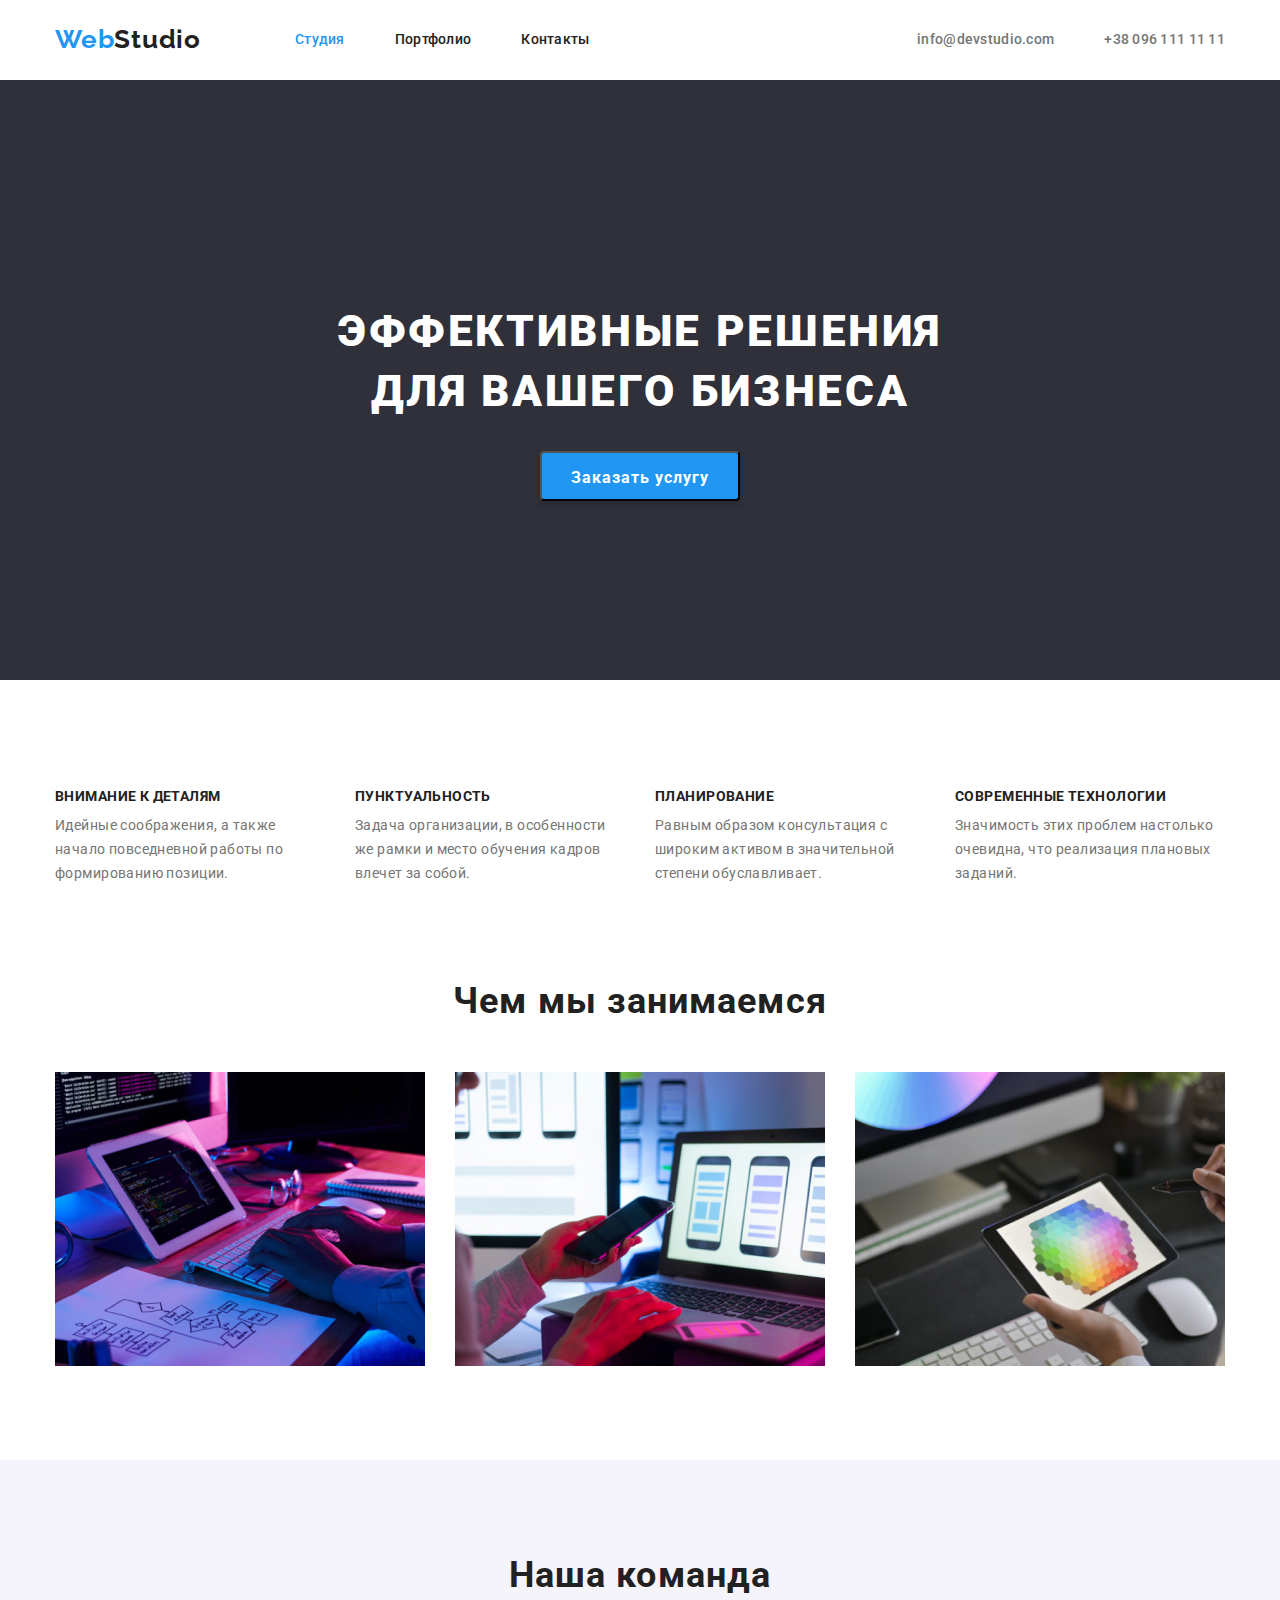
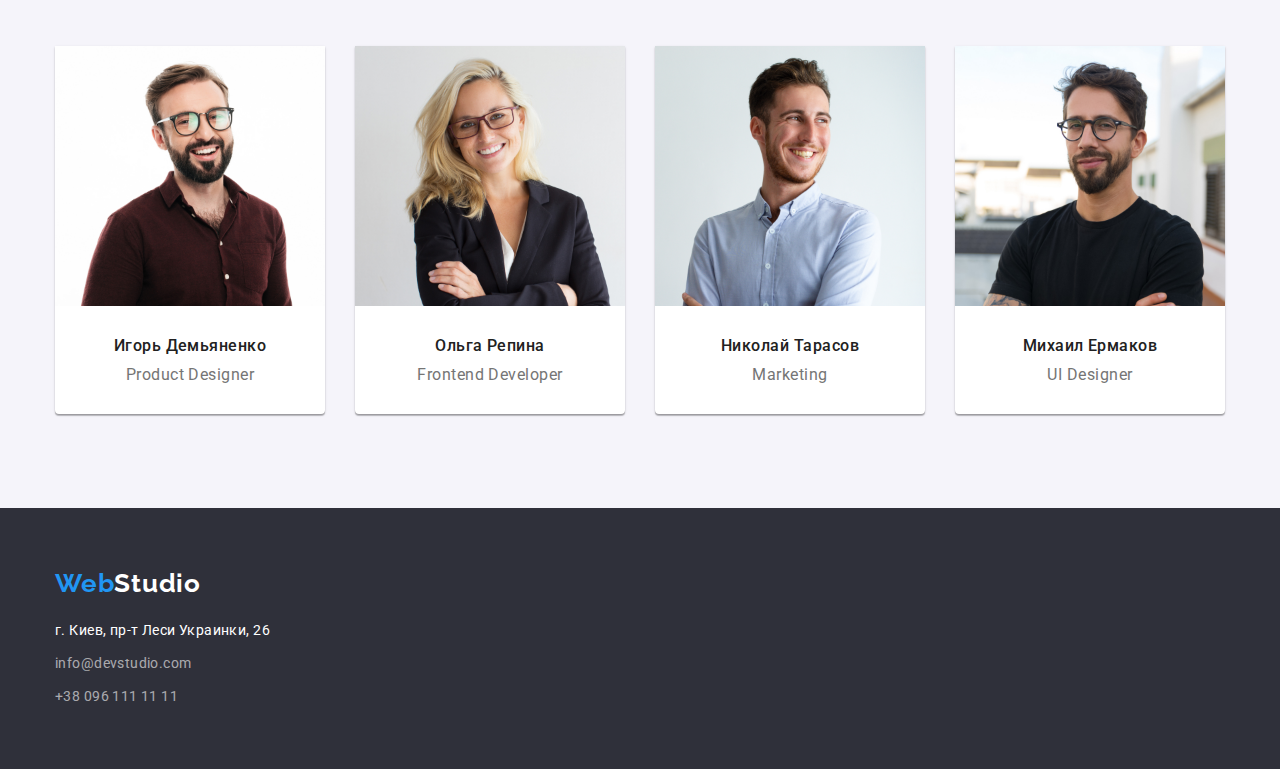
<file: index.html>
<!DOCTYPE html>
<html lang="ru">
  <head>
    <meta charset="UTF-8" />
    <meta name="viewport" content="width=device-width, initial-scale=1.0" />
    <title>Document</title>
    <link
      rel="stylesheet"
      href="https://cdnjs.cloudflare.com/ajax/libs/modern-normalize/1.0.0/modern-normalize.css"
    />
    <link
      href="https://fonts.googleapis.com/css2?family=Raleway:wght@700&family=Roboto:wght@400;500;700;900&display=swap"
      rel="stylesheet"
    />
    <link rel="stylesheet" href="./CSS/style.css" />
  </head>
  <body>
    <!--HEADER-->
    <header class="header">
      <div class="container">
        <nav class="navigation">
          <a class="logo" href="./index.html" aria-label="логотип веб-студии"
            >Web<span class="logo-color">Studio</span></a
          >
          <ul class="navigation-list list">
            <li class="navigation-list-item">
              <a class="navigation-list-link-active link" href="">Студия</a>
            </li>
            <li class="navigation-list-item">
              <a class="navigation-list-link link" href="./portfolio.html"
                >Портфолио</a
              >
            </li>
            <li class="navigation-list-item">
              <a class="navigation-list-link link" href="">Контакты</a>
            </li>
          </ul>
        </nav>
        <address class="address">
          <ul class="address-list">
            <li>
              <a class="header-mail-link link" href="mailto:info@devstudio.com"
                >info@devstudio.com</a
              >
            </li>
            <li>
              <a class="header-tel-link link" href="tel:+380961111111"
                >+38 096 111 11 11</a
              >
            </li>
          </ul>
        </address>
      </div>
    </header>
    <main>
      <!--HERO-->
      <section class="hero">
        <div class="container">
          <h1 class="hero-title">
            Эффективные решения <br />
            для вашего бизнеса
          </h1>
          <button class="hero-button" type="button">Заказать услугу</button>
        </div>
      </section>
      <!-- ABOUT US -->
      <section class="about-advantages">
        <div class="container">
          <ul class="about-list">
            <li class="about-list-item">
              <h3 class="about-list-subtitle">Внимание к деталям</h3>
              <p class="about-text">
                Идейные соображения, а также начало повседневной работы по
                формированию позиции.
              </p>
            </li>
            <li class="about-list-item">
              <h3 class="about-list-subtitle">Пунктуальность</h3>
              <p class="about-text">
                Задача организации, в особенности же рамки и место обучения
                кадров влечет за собой.
              </p>
            </li>
            <li class="about-list-item">
              <h3 class="about-list-subtitle">Планирование</h3>
              <p class="about-text">
                Равным образом консультация с широким активом в значительной
                степени обуславливает.
              </p>
            </li>
            <li class="about-list-item">
              <h3 class="about-list-subtitle">Современные технологии</h3>
              <p class="about-text">
                Значимость этих проблем настолько очевидна, что реализация
                плановых заданий.
              </p>
            </li>
          </ul>
        </div>
      </section>
      <section class="about-activity">
        <div class="container">
          <h2 class="title">Чем мы занимаемся</h2>
          <ul class="title-img list">
            <li>
              <img
                src="./images/main/about/about1.jpg"
                alt="программируем"
                width="370"
                height="294"
              />
            </li>
            <li>
              <img
                src="./images/main/about/about2.jpg"
                alt="формируем оболочку"
                width="370"
                height="294"
              />
            </li>
            <li>
              <img
                src="./images/main/about/about3.jpg"
                alt="создаём дизайн"
                width="370"
                height="294"
              />
            </li>
          </ul>
        </div>
      </section>
      <!-- OUR TEAM -->
      <section class="our-team">
        <div class="container">
          <h2 class="title">Наша команда</h2>
          <ul class="team-list list">
            <li class="team-list-element">
              <img
                src="./images/main/our-team/igor.jpg"
                alt="Игорь Демьяненко"
                width="270"
                height="260"
              />
              <h3 class="team-list-subtitle">Игорь Демьяненко</h3>
              <p class="team-text">Product Designer</p>
            </li>
            <li class="team-list-element">
              <img
                src="./images/main/our-team/olga.jpg"
                alt="Ольга Репина"
                width="270"
                height="260"
              />
              <h3 class="team-list-subtitle">Ольга Репина</h3>
              <p class="team-text">Frontend Developer</p>
            </li>
            <li class="team-list-element">
              <img
                src="./images/main/our-team/nicolay.jpg"
                alt="Николай Тарасов"
                width="270"
                height="260"
              />
              <h3 class="team-list-subtitle">Николай Тарасов</h3>
              <p class="team-text">Marketing</p>
            </li>
            <li class="team-list-element">
              <img
                src="./images/main/our-team/michail.jpg"
                alt="Михаил Ермаков"
                width="270"
                height="260"
              />
              <h3 class="team-list-subtitle">Михаил Ермаков</h3>
              <p class="team-text">UI Designer</p>
            </li>
          </ul>
        </div>
    
      </section>
    </main>
    <!-- CONTACTS-->
    <footer class="footer">
      <div class="container">
        <a class="logo" href="./index.html" aria-label="логотип веб-студии"
          >Web<span class="footer-logo-color">Studio</span></a
        >
        <address class="address">
          <ul class="list">
            <li class="list-item">
              <a class="location link" href=""
                >г. Киев, пр-т Леси Украинки, 26</a
              >
            </li>
            <li class="list-item">
              <a class="footer-mail-link link" href="mailto:info@devstudio.com"
                >info@devstudio.com</a
              >
            </li>
            <li class="list-item">
              <a class="footer-tel-link link" href="tel:+380961111111"
                >+38 096 111 11 11</a
              >
            </li>
          </ul>
        </address>
      </div>
    </footer>
  </body>
</html>
</file>
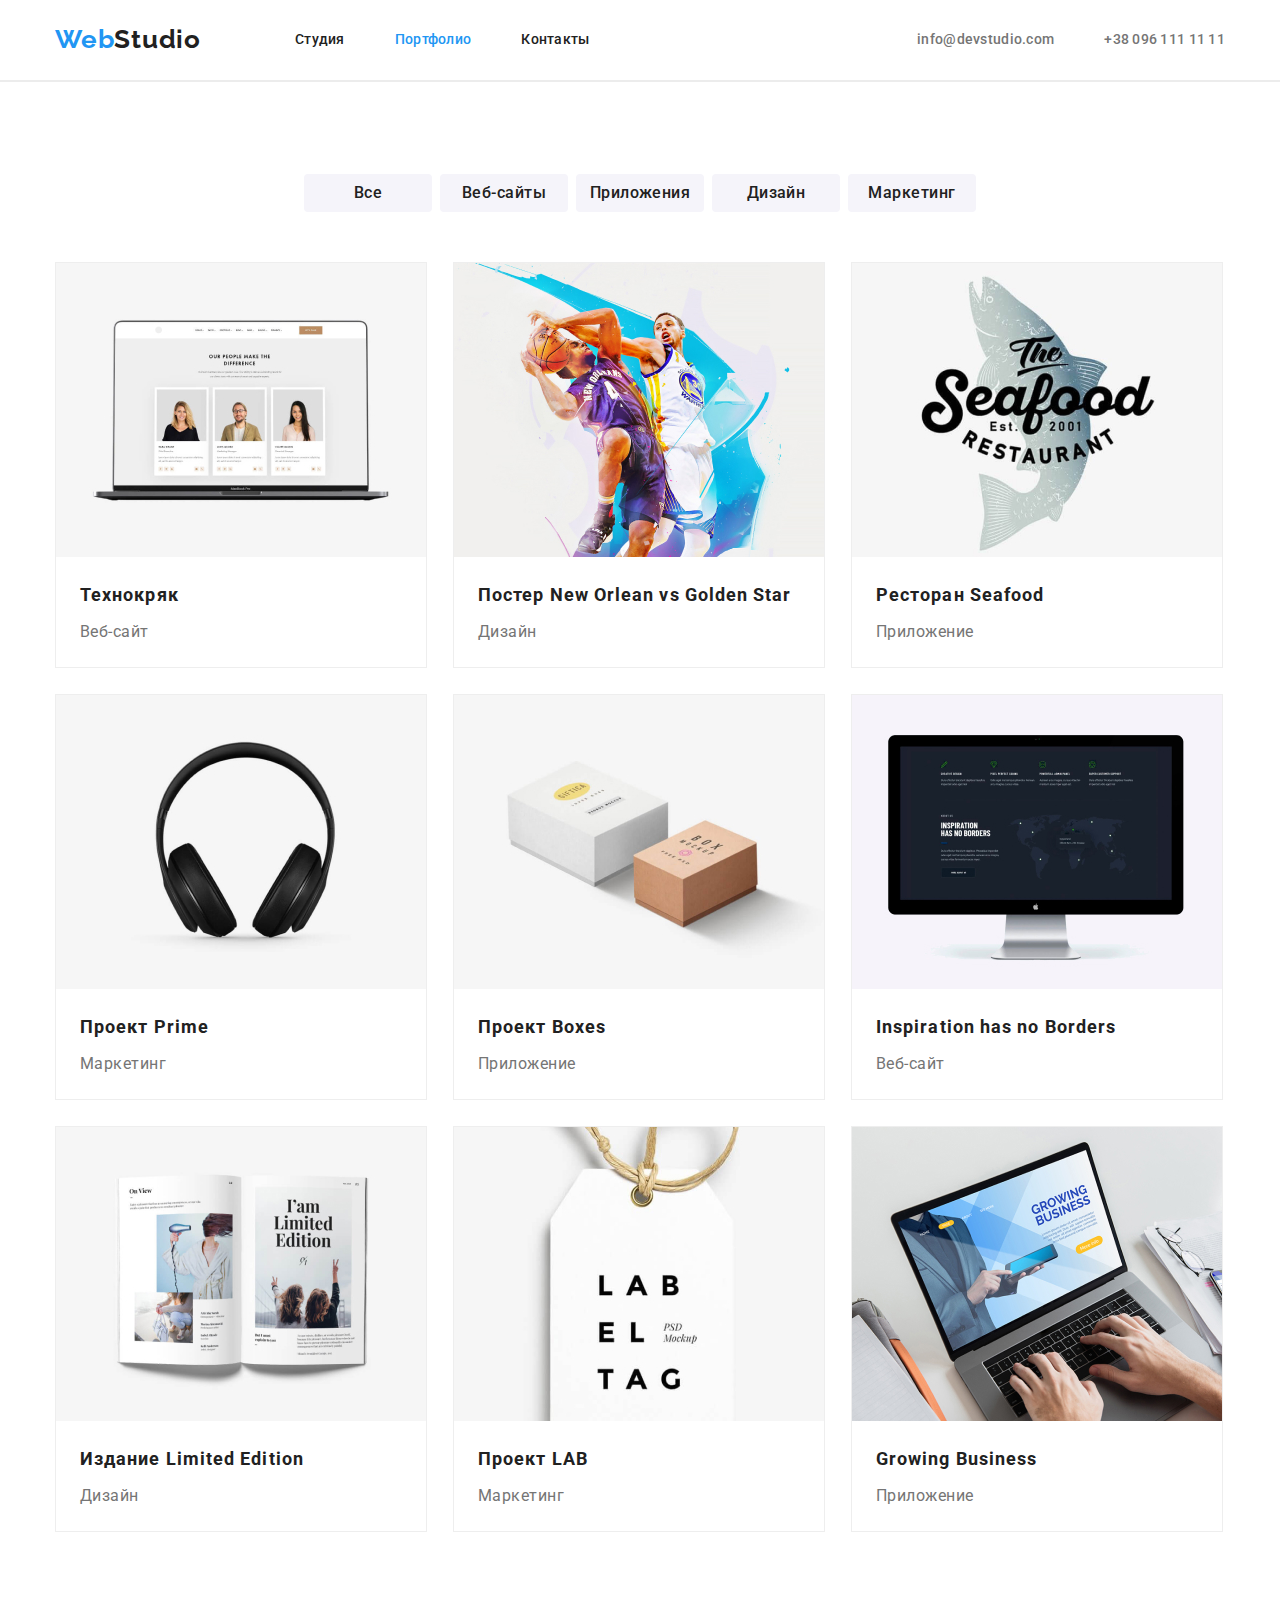
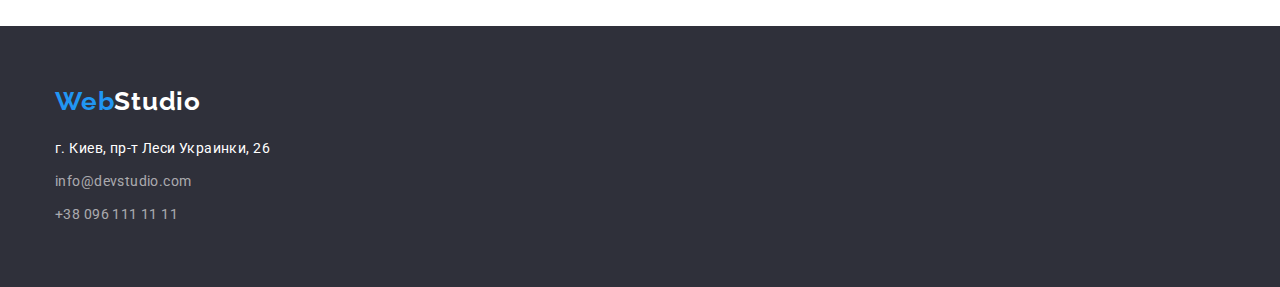
<file: portfolio.html>
<!DOCTYPE html>
<html lang="en">
  <head>
    <meta charset="UTF-8" />
    <meta name="viewport" content="width=device-width, initial-scale=1.0" />
    <title>Portfolio</title>
    <link
      rel="stylesheet"
      href="https://cdnjs.cloudflare.com/ajax/libs/modern-normalize/1.0.0/modern-normalize.css"
    />
    <link
      href="https://fonts.googleapis.com/css2?family=Raleway:wght@700&family=Roboto:wght@400;500;700;900&display=swap"
      rel="stylesheet"
    />
    <link rel="stylesheet" href="./CSS/style.css" />
  </head>
  <body>
    <!--HEADER-->
    <header class="header">
      <div class="container">
        <nav class="navigation">
          <a class="logo" href="./index.html" aria-label="логотип веб-студии"
            >Web<span class="logo-color">Studio</span></a
          >
          <ul class="navigation-list list">
            <li class="navigation-list-item">
              <a class="navigation-list-link link" href="./index.html"
                >Студия</a
              >
            </li>
            <li class="navigation-list-item">
              <a class="navigation-list-link-active link" href="">Портфолио</a>
            </li>
            <li class="navigation-list-item">
              <a class="navigation-list-link link" href="">Контакты</a>
            </li>
          </ul>
        </nav>
        <address class="address">
          <ul class="address-list">
            <li>
              <a class="header-mail-link link" href="mailto:info@devstudio.com"
                >info@devstudio.com</a
              >
            </li>
            <li>
              <a class="header-tel-link link" href="tel:+380961111111"
                >+38 096 111 11 11</a
              >
            </li>
          </ul>
        </address>
      </div>
      <div class="line"></div>
    </header>
    <main>

      <!-- portfolio button -->
      <section class="portfolio">
        <div class="container">
          <ul class="portfolio-button-list list">
            <li class="portfolio-button-list-item">
              <button class="portfolio-button-item" type="button">Все</button>
            </li>
            <li class="portfolio-button-list-item">
              <button class="portfolio-button-item" type="button">
                Веб-сайты
              </button>
            </li>
            <li class="portfolio-button-list-item">
              <button class="portfolio-button-item" type="button">
                Приложения
              </button>
            </li>
            <li class="portfolio-button-list-item">
              <button class="portfolio-button-item" type="button">
                Дизайн
              </button>
            </li>
            <li class="portfolio-button-list-item">
              <button class="portfolio-button-item" type="button">
                Маркетинг
              </button>
            </li>
          </ul>
          <ul class="portfolio-element list">
            <li class="portfolio-element-item">
              <a class="link" href=""
                ><img
                  src="./images/main/portfolio-work/work1.jpg"
                  alt="Веб-сайт"
                  width="370"
                  height="294"
                />
                <h3 class="work-portfolio-subtitle">Технокряк</h3>
                <p class="work-text">Веб-сайт</p></a
              >
            </li>
            <li class="portfolio-element-item">
              <a class="link" href="">
                <img
                  src="./images/main/portfolio-work/work2.jpg"
                  alt="Веб-сайт"
                  width="370"
                  height="294"
                />
                <h3 class="work-portfolio-subtitle">
                  Постер New Orlean vs Golden Star
                </h3>
                <p class="work-text">Дизайн</p>
              </a>
            </li>
            <li class="portfolio-element-item">
              <a class="link" href="">
                <img
                  src="./images/main/portfolio-work/work3.jpg"
                  alt="Веб-сайт"
                  width="370"
                  height="294"
                />
                <h3 class="work-portfolio-subtitle">Ресторан Seafood</h3>
                <p class="work-text">Приложение</p>
              </a>
            </li>
            <li class="portfolio-element-item">
              <a class="link" href="">
                <img
                  src="./images/main/portfolio-work/work4.jpg"
                  alt="Веб-сайт"
                  width="370"
                  height="294"
                />
                <h3 class="work-portfolio-subtitle">Проект Prime</h3>
                <p class="work-text">Маркетинг</p>
              </a>
            </li>
            <li class="portfolio-element-item">
              <a class="link" href="">
                <img
                  src="./images/main/portfolio-work/work5.jpg"
                  alt="Веб-сайт"
                  width="370"
                  height="294"
                />
                <h3 class="work-portfolio-subtitle">Проект Boxes</h3>
                <p class="work-text">Приложение</p>
              </a>
            </li>
            <li class="portfolio-element-item">
              <a class="link" href="">
                <img
                  src="./images/main/portfolio-work/work6.jpg"
                  alt="Веб-сайт"
                  width="370"
                  height="294"
                />
                <h3 class="work-portfolio-subtitle">
                  Inspiration has no Borders
                </h3>
                <p class="work-text">Веб-сайт</p>
              </a>
            </li>
            <li class="portfolio-element-item">
              <a class="link" href="">
                <img
                  src="./images/main/portfolio-work/work7.jpg"
                  alt="Веб-сайт"
                  width="370"
                  height="294"
                />
                <h3 class="work-portfolio-subtitle">Издание Limited Edition</h3>
                <p class="work-text">Дизайн</p>
              </a>
            </li>
            <li class="portfolio-element-item">
              <a class="link" href="">
                <img
                  src="./images/main/portfolio-work/work8.jpg"
                  alt="Веб-сайт"
                  width="370"
                  height="294"
                />
                <h3 class="work-portfolio-subtitle">Проект LAB</h3>
                <p class="work-text">Маркетинг</p>
              </a>
            </li>
            <li class="portfolio-element-item">
              <a class="link" href="">
                <img
                  src="./images/main/portfolio-work/work9.jpg"
                  alt="Веб-сайт"
                  width="370"
                  height="294"
                />
                <h3 class="work-portfolio-subtitle">Growing Business</h3>
                <p class="work-text">Приложение</p>
              </a>
            </li>
          </ul>
        </div>
      </section>
    </main>
    <!-- CONTACTS-->
    <footer class="footer">
      <div class="container">
        <a class="logo" href="./index.html" aria-label="логотип веб-студии"
          >Web<span class="footer-logo-color">Studio</span></a
        >
        <address class="address">
          <ul class="list">
            <li class="list-item">
              <a class="location link" href=""
                >г. Киев, пр-т Леси Украинки, 26</a
              >
            </li>
            <li class="list-item">
              <a class="footer-mail-link link" href="mailto:info@devstudio.com"
                >info@devstudio.com</a
              >
            </li>
            <li class="list-item">
              <a class="footer-tel-link link" href="tel:+380961111111"
                >+38 096 111 11 11</a
              >
            </li>
          </ul>
        </address>
      </div>
    </footer>
  </body>
</html>
</file>
<file: CSS/style.css>
/* font-weight:
100 - thin
300 - light
400 - regular(normal)
500 - medium
600 - semibold
700 - bold
800 - extrabold
900 - black */

:root {
  --main-font: "Roboto", sans-serif;
  --secondary-font: "Raleway", sans-serif;
  --accent-color: #2196f3;
  --main-color: #212121;
  --light-color: #ffffff;
  --secondary-main-color: #757575;
}

*,
*::before,
*::after {
  margin: 0;
  padding: 0;
}

body {
  font-family: var(--main-font);
  font-style: normal;
}

.list {
  list-style: none;
}

.link {
  text-decoration: none;
}

.address {
  font-style: normal;
}

img {
  display: block;
}

.container {
  width: 1200px;
  padding: 0 15px;
  margin: 0 auto;
}

.logo {
  font-family: var(--secondary-font);
  font-weight: 700;
  font-size: 26px;
  line-height: 1.192;
  letter-spacing: 0.03em;
  color: var(--accent-color);

  text-decoration: none;
}

.logo-color {
  color: var(--main-color);
}

/* ==========  HEADER  ==========*/

.header {
  padding-top: 24px;
  padding-bottom: 25px;
}

.header .container {
  display: flex;
  align-items: center;
}

.header .address {
  margin-left: auto;
}

.header-mail-link {
  margin-right: 50px;
}

.navigation {
  display: flex;
  align-items: center;
}

.navigation-list {
  display: flex;
}

.header .logo {
  margin-right: 94px;
}

.line {
  position: absolute;
  width: 1600px;
  height: 0px;
  left: 0px;
  top: 80px;
  border: 1px solid #ececec;
}

.navigation-list-item:not(:last-child) {
  margin-right: 50px;
}

.navigation-list-link {
  font-weight: 500;
  font-size: 14px;
  line-height: 1.143;
  letter-spacing: 0.02em;
  color: var(--main-color);
}

.navigation-list-link-active {
  font-weight: 500;
  font-size: 14px;
  line-height: 1.143;
  letter-spacing: 0.02em;
  color: var(--accent-color);
}

.navigation-list-link:hover,
.navigation-list-link:focus {
  color: var(--accent-color);
}

.header-tel-link,
.header-mail-link {
  font-weight: 500;
  font-size: 14px;
  line-height: 1.143;
  letter-spacing: 0.02em;

  color: var(--secondary-main-color);
}

.header-tel-link:hover,
.header-tel-link:focus,
.header-mail-link:hover,
.header-mail-link:focus {
  color: var(--accent-color);
}

.address-list {
  list-style: none;
  display: flex;
}

/* ==========  END HEADER  ==========*/

/* ==========   HERO   ==========*/

.hero {
  background-color: #2f303a;
  padding-bottom: 179px;
  padding-top: 221px;
}

.hero-title {
  font-weight: 900;
  font-size: 44px;
  line-height: 1.364;
  letter-spacing: 0.06em;
  text-transform: uppercase;
  color: var(--light-color);
  text-align: center;
  margin-bottom: 30px;
}

.hero-button {
  font-family: var(--main-font);
  font-style: 400;
  font-weight: 700;
  font-size: 16px;
  line-height: 1.875;
  letter-spacing: 0.06em;
  background-color: var(--accent-color);
  color: var(--light-color);
  padding: 10px 28px;

  min-width: 200px;
  height: 50px;
  box-shadow: 0px 4px 4px rgba(0, 0, 0, 0.15);
  border-radius: 4px;

  margin-left: 485px;
  margin-right: 485px;
}

/* ==========   END  HERO   ==========*/

/* ==========   ABOUT   ==========*/

.about-advantages {
  padding-top: 108px;
  padding-bottom: 94px;
}

.about .title {
  margin-top: 94px;
}
.about-list {
  list-style: none;
  display: flex;
  justify-content: space-between;
}

.about-list-subtitle {
  font-weight: 700;
  font-size: 14px;
  line-height: 1.143;
  letter-spacing: 0.03em;
  text-transform: uppercase;
  color: var(--main-color);
  margin-bottom: 10px;
}

.team-list-subtitle {
  font-weight: 500;
  font-size: 16px;
  line-height: 1.188;
  letter-spacing: 0.03em;
  color: var(--main-color);
  margin-top: 30px;
  margin-bottom: 10px;
  text-align: center;
}

.about-text {
  font-weight: 400;
  font-size: 14px;
  line-height: 1.714;
  letter-spacing: 0.03em;
  color: var(--secondary-main-color);

  max-width: 270px;
}

.team-text {
  font-weight: 400;
  font-size: 16px;
  line-height: 1.188;
  letter-spacing: 0.03em;
  color: var(--secondary-main-color);
  text-align: center;
}

.about-activity {
  padding-bottom: 94px;
}

/* ==========  END  ABOUT   ==========*/

/* ==========   OUR TEAM   ==========*/

.title {
  font-weight: 700;
  font-size: 36px;
  line-height: 1.167;
  letter-spacing: 0.03em;
  color: var(--main-color);

  text-align: center;
  margin-bottom: 50px;
}

.team-list {
  display: flex;
  justify-content: space-between;
}

.our-team {
  background-color: #f5f4fa;
  padding-top: 94px;
  padding-bottom: 94px;
}

.title-img {
  display: flex;
  justify-content: space-between;
}

.team-list-element {
  padding-bottom: 30px;
  background-color: var(--light-color);
  box-shadow: 0px 1px 3px rgba(0, 0, 0, 0.12), 0px 1px 1px rgba(0, 0, 0, 0.14),
    0px 2px 1px rgba(0, 0, 0, 0.2);
  border-radius: 0px 0px 4px 4px;
}
/* ========== END OUR TEAM ==========*/

/* ==========   FOOTER   ==========*/

.footer {
  background-color: #2f303a;
  padding-top: 60px;
  padding-bottom: 60px;
}

.list-item:not(:last-child) {
  margin-bottom: 9px;
}

.address .list:first-child {
  margin-top: 20px;
}

.address .location {
  font-weight: 400;
  font-size: 14px;
  line-height: 1.714;

  letter-spacing: 0.03em;
  color: var(--light-color);
}

.footer-logo-color {
  color: var(--light-color);
}

.footer-mail-link,
.footer-tel-link {
  font-weight: 400;
  font-size: 14px;
  line-height: 1.714;
  letter-spacing: 0.03em;
  color: #ffffff99;
}

/* ==========  END  FOOTER   ==========*/

/* ========== BUTTON PORTFOLIO  ==========*/

.portfolio {
  padding-top: 94px;
  padding-bottom: 94px;
}

.portfolio-button-list {
  display: flex;
  justify-content: center;
  margin-bottom: 50px;
}

.portfolio-button-list-item:not(:last-child) {
  margin-right: 8px;
}

.portfolio-element {
  display: flex;
  flex-wrap: wrap;
}

.portfolio-element-item {
  margin-right: 26px;
  margin-bottom: 26px;

  border: 1px solid #eeeeee;
}

.portfolio-element-item:nth-child(3n) {
  margin-right: 0;
}

.portfolio-element-item:nth-last-child(-n + 3) {
  margin-bottom: 0;
}

.portfolio-button-item {
  font-weight: 500;
  font-size: 16px;
  line-height: 1.625;
  letter-spacing: 0.03em;

  width: 128px;
  height: 38px;

  color: var(--main-color);
  background-color: #f5f4fa;
  border-radius: 4px;
  border: 1px solid transparent;
}

.portfolio-button-item:hover,
.portfolio-button-item:focus {
  background-color: var(--accent-color);
  color: var(--light-color);
}

/* ========== END BUTTON PORTFOLIO  ==========*/

/* ========== WORK PORTFOLIO  ==========*/

.work-portfolio-subtitle {
  font-weight: 700;
  font-size: 18px;
  line-height: 2;
  letter-spacing: 0.06em;
  color: var(--main-color);
  margin-top: 20px;
  margin-bottom: 4px;
  margin-left: 24px;
}

.work-text {
  font-weight: 400;
  font-size: 16px;
  line-height: 1.875;
  letter-spacing: 0.03em;

  color: var(--secondary-main-color);

  margin-bottom: 20px;
  margin-left: 24px;
}

/* ========== END WORK PORTFOLIO  ==========*/
</file>
